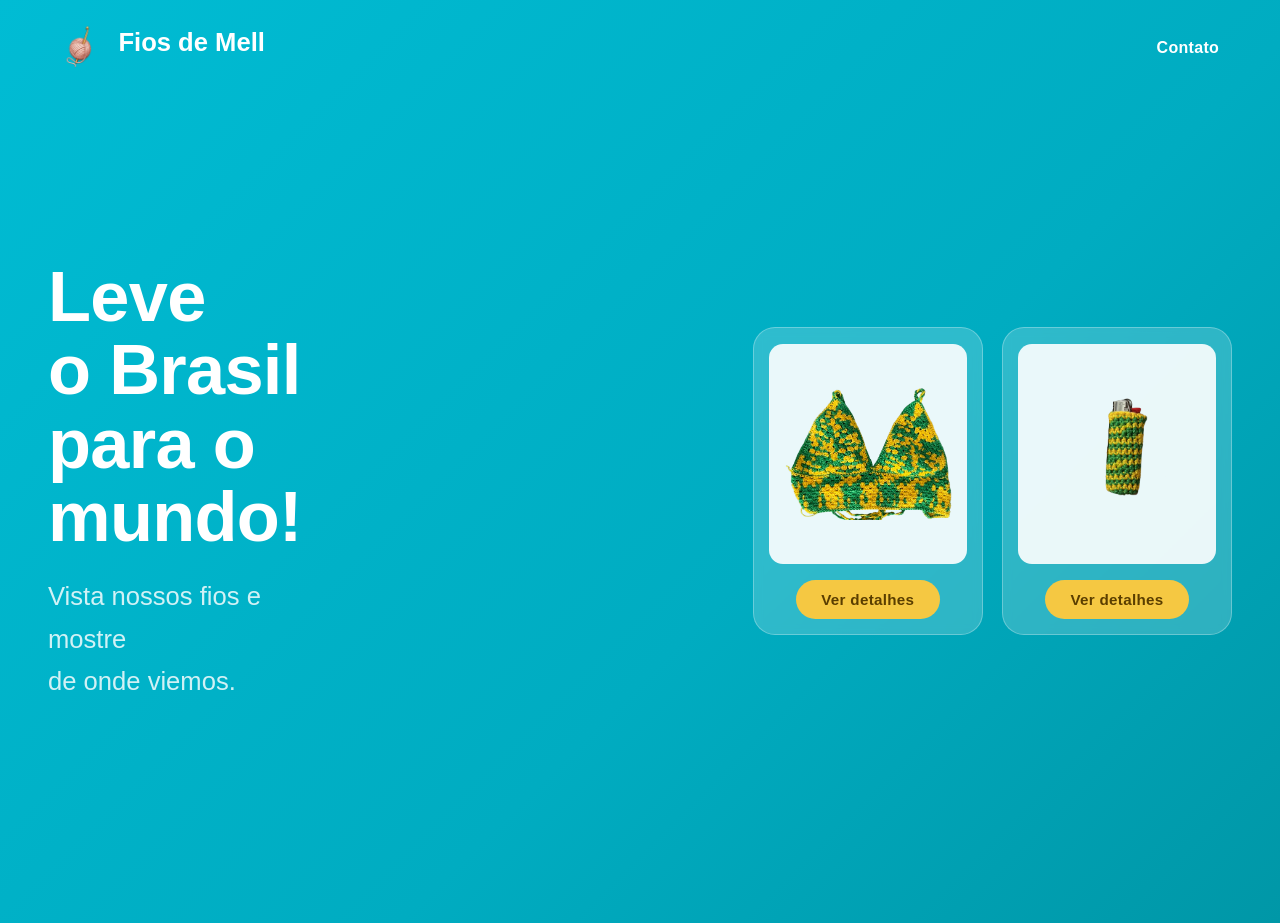
<file: index.html>
<!DOCTYPE html>
<html lang="pt-BR">
<head>
  <meta charset="UTF-8" />
  <meta name="viewport" content="width=device-width, initial-scale=1.0" />
  <title>Fios de Mell</title>
  <link rel="stylesheet" href="style.css" />
</head>
<body>

  <nav>
    <div class="logo">
    <img src="img/novelo.png" alt="Logo de novelo de lã" class="logo-icon">
     
      <span >Fios de Mell</span>
      </div>
   <a href="https://www.instagram.com/fios_demell/">
    <button class="nav-btn">Contato</button>
    </a>
  </nav>

  <section class="hero">
    <div class="hero-text">
      <h1>Leve <br> o Brasil <br> para o <br>mundo!</h1>
      <p>Vista nossos fios e <br> mostre <br> de onde viemos.</p>
    </div>

    <div class="products">

      <!-- Produto 1: substitua o src pelo caminho real da imagem -->
      <div class="card">
        <div class="card-img">
          <img
            src="img/top.png"
            alt="Biquíni de crochê verde e amarelo"
            onerror="this.style.display='none'; this.parentNode.style.background='#e0f5f5';"
          />
        </div>
        <a href="produto.html">
        <button class="detail-btn">Ver detalhes</button>
        </a>
      </div>

      <!-- Produto 2: substitua o src pelo caminho real da imagem -->
      <div class="card">
        <div class="card-img">
          <img
            src="img/isqueiro.png"
            alt="Porta isqueiro de crochê com estampa verde e amarelo"
            onerror="this.style.display='none'; this.parentNode.style.background='#e0f5f5';"
          />
        </div>
        <a href="isqueiro.html">
        <button class="detail-btn">Ver detalhes</button>
        </a>
      </div>

    </div>
  </section>

</body>
</html>
</file>
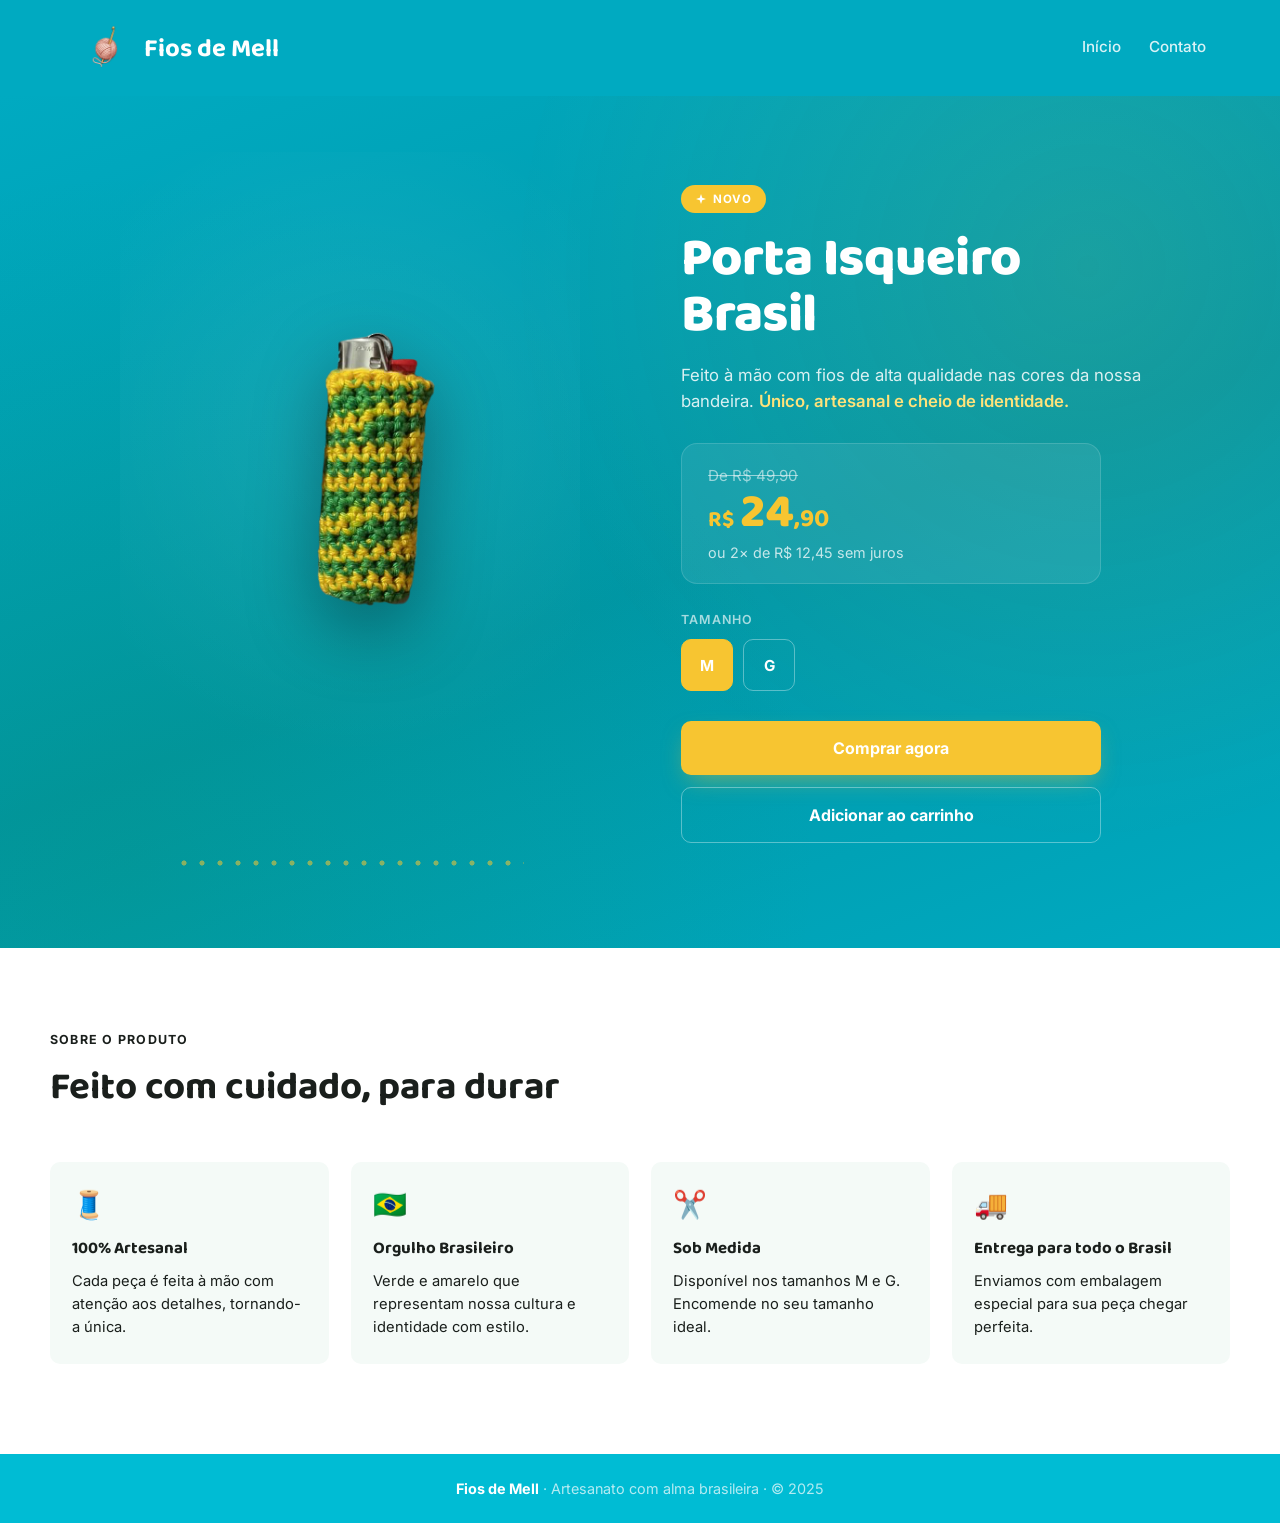
<file: isqueiro.html>
<!DOCTYPE html>
<html lang="pt-BR">
<head>
<meta charset="UTF-8">
<meta name="viewport" content="width=device-width, initial-scale=1.0">
<title>Top Crochê Brasil · Fios de Mell</title>
<link rel="preconnect" href="https://fonts.googleapis.com">
<link rel="preconnect" href="https://fonts.gstatic.com" crossorigin>
<link href="https://fonts.googleapis.com/css2?family=Baloo+2:wght@500;600;700;800&family=Inter:wght@400;500;600;700&display=swap" rel="stylesheet">
<link rel="stylesheet" href="produto.css">
</head>

<body>

<header class="site-header">
  <div class="header-inner">
    <a href="#" class="brand">
      <div class="logo">
        <img src="img/novelo.png" alt="Logo de novelo de lã" class="logo-icon">
        <span class="brand-name">Fios de Mell</span>
      </div>
      
    </a>
    <nav class="main-nav" aria-label="Navegação principal">
      <a href="index.html">Início</a>
      <a href="https://www.instagram.com/fios_demell/"">Contato</a>
    </nav>
  </div>
</header>

<main>

  <section class="product-hero">
    <div class="hero-inner">

      <div class="product-media">
        <div class="media-frame">
          <img src="img/isqueiro.png" alt="Porta isqueiro de crochê com estampa verde e amarela inspirada na bandeira do Brasil" class="product-image" onerror="this.style.display='none'; this.parentElement.classList.add('media-frame--empty')">
          <span class="stitch-divider" aria-hidden="true"></span>
        </div>
      </div>

      <div class="product-info">
        <span class="badge-new">
          <svg width="12" height="12" viewBox="0 0 24 24" fill="none" aria-hidden="true"><path d="M12 2L14.5 9.5L22 12L14.5 14.5L12 22L9.5 14.5L2 12L9.5 9.5L12 2Z" fill="currentColor"/></svg>
          Novo
        </span>

        <h1 class="product-title">Porta Isqueiro<br>Brasil</h1>

        <p class="product-description">
          Feito à mão com fios de alta qualidade nas cores da nossa bandeira.
          <strong>Único, artesanal e cheio de identidade.</strong>
        </p>

        <div class="price-card">
          <span class="price-old">De R$ 49,90</span>
          <div class="price-row">
            <span class="price-currency">R$</span>
            <span class="price-main">24<span class="price-cents">,90</span></span>
          </div>
          <span class="price-installment">ou 2× de R$ 12,45 sem juros</span>
        </div>

        <div class="size-selector">
          <span class="size-label">Tamanho</span>
          <div class="size-options" role="radiogroup" aria-label="Selecione o tamanho">
            <button type="button" class="size-btn is-selected" role="radio" aria-checked="true">M</button>
            <button type="button" class="size-btn" role="radio" aria-checked="false">G</button>
          </div>
        </div>

        <div class="cta-group">
          <button type="button" class="btn btn-primary">Comprar agora</button>
          <button type="button" class="btn btn-secondary">Adicionar ao carrinho</button>
        </div>
      </div>

    </div>
  </section>

  <section class="about-section">
    <div class="about-inner">
      <span class="eyebrow">Sobre o produto</span>
      <h2 class="about-title">Feito com cuidado, para durar</h2>

      <div class="feature-grid">

        <article class="feature-card">
          <span class="feature-icon" aria-hidden="true">🧵</span>
          <h3>100% Artesanal</h3>
          <p>Cada peça é feita à mão com atenção aos detalhes, tornando-a única.</p>
        </article>

        <article class="feature-card">
          <span class="feature-icon" aria-hidden="true">🇧🇷</span>
          <h3>Orgulho Brasileiro</h3>
          <p>Verde e amarelo que representam nossa cultura e identidade com estilo.</p>
        </article>

        <article class="feature-card">
          <span class="feature-icon" aria-hidden="true">✂️</span>
          <h3>Sob Medida</h3>
          <p>Disponível nos tamanhos M e G. Encomende no seu tamanho ideal.</p>
        </article>

        <article class="feature-card">
          <span class="feature-icon" aria-hidden="true">🚚</span>
          <h3>Entrega para todo o Brasil</h3>
          <p>Enviamos com embalagem especial para sua peça chegar perfeita.</p>
        </article>

      </div>
    </div>
  </section>

</main>

<footer class="site-footer" id="contato">
  <p><strong>Fios de Mell</strong> · Artesanato com alma brasileira · © 2025</p>
</footer>
<script>
  const sizeButtons = document.querySelectorAll('.size-btn');

  sizeButtons.forEach(button => {
    button.addEventListener('click', () => {
      sizeButtons.forEach(btn => {
        btn.classList.remove('is-selected');
        btn.setAttribute('aria-checked', 'false');
      });

      button.classList.add('is-selected');
      button.setAttribute('aria-checked', 'true');
    });
  });
</script>

</body>
</html>
</file>
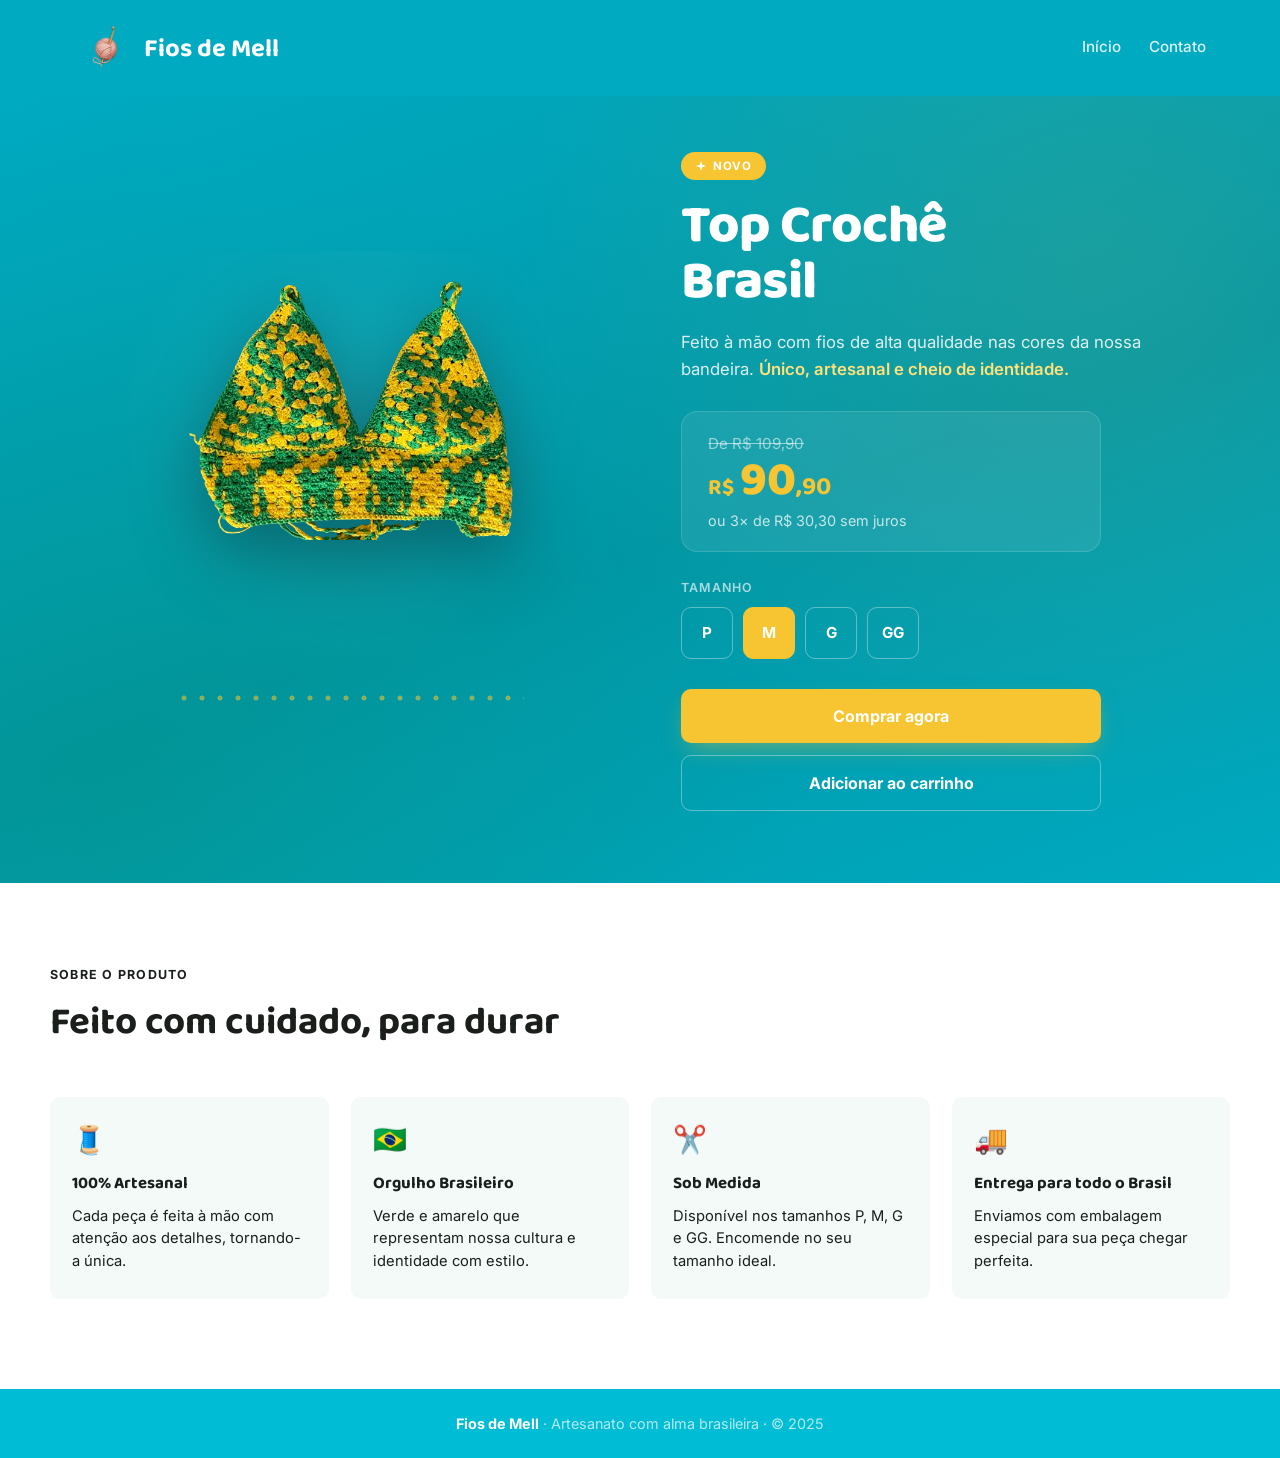
<file: produto.html>
<!DOCTYPE html>
<html lang="pt-BR">
<head>
<meta charset="UTF-8">
<meta name="viewport" content="width=device-width, initial-scale=1.0">
<title>Top Crochê Brasil · Fios de Mell</title>
<link rel="preconnect" href="https://fonts.googleapis.com">
<link rel="preconnect" href="https://fonts.gstatic.com" crossorigin>
<link href="https://fonts.googleapis.com/css2?family=Baloo+2:wght@500;600;700;800&family=Inter:wght@400;500;600;700&display=swap" rel="stylesheet">
<link rel="stylesheet" href="produto.css">
</head>

<body>

<header class="site-header">
  <div class="header-inner">
    <a href="#" class="brand">
      <div class="logo">
        <img src="img/novelo.png" alt="Logo de novelo de lã" class="logo-icon">
        <span class="brand-name">Fios de Mell</span>
      </div>
      
    </a>
    <nav class="main-nav" aria-label="Navegação principal">
      <a href="index.html">Início</a>
      <a href="https://www.instagram.com/fios_demell/"">Contato</a>
    </nav>
  </div>
</header>

<main>

  <section class="product-hero">
    <div class="hero-inner">

      <div class="product-media">
        <div class="media-frame">
          <img src="img/top.png" alt="Top de crochê com estampa verde e amarela inspirada na bandeira do Brasil" class="product-image" onerror="this.style.display='none'; this.parentElement.classList.add('media-frame--empty')">
          <span class="stitch-divider" aria-hidden="true"></span>
        </div>
      </div>

      <div class="product-info">
        <span class="badge-new">
          <svg width="12" height="12" viewBox="0 0 24 24" fill="none" aria-hidden="true"><path d="M12 2L14.5 9.5L22 12L14.5 14.5L12 22L9.5 14.5L2 12L9.5 9.5L12 2Z" fill="currentColor"/></svg>
          Novo
        </span>

        <h1 class="product-title">Top Crochê<br>Brasil</h1>

        <p class="product-description">
          Feito à mão com fios de alta qualidade nas cores da nossa bandeira.
          <strong>Único, artesanal e cheio de identidade.</strong>
        </p>

        <div class="price-card">
          <span class="price-old">De R$ 109,90</span>
          <div class="price-row">
            <span class="price-currency">R$</span>
            <span class="price-main">90<span class="price-cents">,90</span></span>
          </div>
          <span class="price-installment">ou 3× de R$ 30,30 sem juros</span>
        </div>

        <div class="size-selector">
          <span class="size-label">Tamanho</span>
          <div class="size-options" role="radiogroup" aria-label="Selecione o tamanho">
            <button type="button" class="size-btn" role="radio" aria-checked="false">P</button>
            <button type="button" class="size-btn is-selected" role="radio" aria-checked="true">M</button>
            <button type="button" class="size-btn" role="radio" aria-checked="false">G</button>
            <button type="button" class="size-btn" role="radio" aria-checked="false">GG</button>
          </div>
        </div>

        <div class="cta-group">
          <button type="button" class="btn btn-primary">Comprar agora</button>
          <button type="button" class="btn btn-secondary">Adicionar ao carrinho</button>
        </div>
      </div>

    </div>
  </section>

  <section class="about-section">
    <div class="about-inner">
      <span class="eyebrow">Sobre o produto</span>
      <h2 class="about-title">Feito com cuidado, para durar</h2>

      <div class="feature-grid">

        <article class="feature-card">
          <span class="feature-icon" aria-hidden="true">🧵</span>
          <h3>100% Artesanal</h3>
          <p>Cada peça é feita à mão com atenção aos detalhes, tornando-a única.</p>
        </article>

        <article class="feature-card">
          <span class="feature-icon" aria-hidden="true">🇧🇷</span>
          <h3>Orgulho Brasileiro</h3>
          <p>Verde e amarelo que representam nossa cultura e identidade com estilo.</p>
        </article>

        <article class="feature-card">
          <span class="feature-icon" aria-hidden="true">✂️</span>
          <h3>Sob Medida</h3>
          <p>Disponível nos tamanhos P, M, G e GG. Encomende no seu tamanho ideal.</p>
        </article>

        <article class="feature-card">
          <span class="feature-icon" aria-hidden="true">🚚</span>
          <h3>Entrega para todo o Brasil</h3>
          <p>Enviamos com embalagem especial para sua peça chegar perfeita.</p>
        </article>

      </div>
    </div>
  </section>

</main>

<footer class="site-footer" id="contato">
  <p><strong>Fios de Mell</strong> · Artesanato com alma brasileira · © 2025</p>
</footer>
<script>
  const sizeButtons = document.querySelectorAll('.size-btn');

  sizeButtons.forEach(button => {
    button.addEventListener('click', () => {
      sizeButtons.forEach(btn => {
        btn.classList.remove('is-selected');
        btn.setAttribute('aria-checked', 'false');
      });

      button.classList.add('is-selected');
      button.setAttribute('aria-checked', 'true');
    });
  });
</script>

</body>
</html>
</file>
<file: style.css>
* {
  margin: 0;
  padding: 0;
  box-sizing: border-box;
}

body {
  font-family: 'Segoe UI', Arial, sans-serif;
  background: linear-gradient(135deg, #00bcd4 0%, #00acc1 60%, #0097a7 100%);
  min-height: 100vh;
}


/* NAV */
nav {
  display: flex;
  align-items: center;
  justify-content: space-between;
  padding: 1.1rem 3rem;
}

.logo {
  display: flex;
  align-items: start;
  justify-content: left;
  gap: 0.65rem;
  color: white;
  font-weight: 700;
  font-size: 1.6rem;
  text-decoration: none;
}

.logo span {
  margin-top: 10px;
}

.logo-icon {
  width: 60px;
  height: 60px;

  border-radius: 50%;
  display: flex;
  align-items: center;
  justify-content: center;
  font-size: 1.4rem;
}



.nav-btn {
  background: none;
  border: none;
  color: white;
  font-weight: 700;
  font-size: 1rem;
  cursor: pointer;
  letter-spacing: 0.02em;
  padding: 0.4rem 0.8rem;
  border-radius: 6px;
  transition: background 0.15s;
}

.nav-btn:hover {
  background: rgba(255, 255, 255, 0.15);
}

/* HERO */
.hero {
  display: flex;
  align-items: center;
  justify-content: space-between;
  padding: 2.5rem 3rem 4rem;
  gap: 2rem;
  min-height: calc(100vh - 72px);
  padding-top: 0.5rem;
}

.hero-text {
  flex: 1;
  max-width: 420px;
}

.hero-text h1 {
  color: white;
  font-size: clamp(2.8rem, 6vw, 4.4rem);
  font-weight: 900;
  line-height: 1.04;
  margin-bottom: 1.4rem;
  letter-spacing: -0.01em;
}

.hero-text p {
  color: rgba(255, 255, 255, 0.82);
  font-size: 1.6rem;
  line-height: 1.65;
}

/* PRODUCT CARDS */
.products {
  display: flex;
  gap: 1.2rem;
  justify-content: flex-end;
  flex-wrap: wrap;
}

.card {
  background: rgba(255, 255, 255, 0.18);
  border-radius: 22px;
  padding: 0.95rem;
  width: 230px;
  display: flex;
  flex-direction: column;
  align-items: center;
  gap: 1rem;
  border: 1.5px solid rgba(255, 255, 255, 0.28);
  backdrop-filter: blur(4px);
}

.card-img {
  background: rgba(255, 255, 255, 0.9);
  border-radius: 14px;
  width: 100%;
  height: 220px;
  overflow: hidden;
  display: flex;
  align-items: center;
  justify-content: center;
}

.card-img img {
  width: 90%;
  height: 100%;
  object-fit: contain;
  border-radius: 14px;
}

.detail-btn {
  background: #f5c842;
  color: #5a3e00;
  border: none;
  border-radius: 50px;
  padding: 0.7rem 1.6rem;
  font-weight: 800;
  font-size: 0.95rem;
  cursor: pointer;
  width: 100%;
  letter-spacing: 0.02em;
  transition: background 0.15s, transform 0.1s;
}

.detail-btn:hover {
  background: #e6b830;
  transform: translateY(-1px);
}

.detail-btn:active {
  transform: translateY(0);
}

/* RESPONSIVIDADE */
@media (max-width: 900px) {
  nav {
    padding: 1rem 1.5rem;
  }

  .hero {
    flex-direction: column;
    align-items: flex-start;
    padding: 2rem 1.5rem 3rem;
    min-height: auto;
    gap: 2.5rem;
  }

  .hero-text {
    max-width: 100%;
  }

  .products {
    justify-content: center;
    width: 100%;
  }

  .card {
    width: calc(50% - 0.6rem);
    min-width: 160px;
  }

  .card-img {
    height: 180px;
  }
}

@media (max-width: 520px) {
  nav {
    padding: 0.8rem 1rem;
  }

  .logo {
    font-size: 1rem;
  }

  .hero {
    padding: 1.5rem 1rem 2.5rem;
  }

  .hero-text h1 {
    font-size: 2.2rem;
  }

  .hero-text p {
    font-size: 1rem;
  }

  .products {
    flex-direction: column;
    align-items: center;
    gap: 1rem;
  }

  .card {
    width: 100%;
    max-width: 300px;
  }

  .card-img {
    height: 210px;
  }
}
</file>
<file: produto.css>
/* ===================================================
   Fios de Mell — Página de Produto
   Top Crochê Brasil
=================================================== */


:root {
  /* Paleta */
  --azul-principal: #00bcd4;
  --azul-secundario: #0097a7;
  --teal-fundo: #00aac1;
  --teal-fundo-secundario: #0097a7;
  --amarelo-bandeira: #f7c531;
  --amarelo-claro: #ffe27a;
  --creme: #fffaf0;
  --texto-escuro: #1a1f1c;
  --texto-azul-secundario: #0097a7;
  --branco: #ffffff;

  /* Tipografia */
  --fonte-display: "Baloo 2", sans-serif;
  --fonte-corpo: "Inter", sans-serif;

  /* Outros */
  --raio: 16px;
  --raio-peq: 10px;
  --sombra-card: 0 12px 30px -10px rgba(6, 36, 28, 0.35);
}

* {
  margin: 0;
  padding: 0;
  box-sizing: border-box;
}

html {
  scroll-behavior: smooth;
}

body {
  font-family: var(--fonte-corpo);
  color: var(--texto-escuro);
  background: var(--creme);
  -webkit-font-smoothing: antialiased;
  overflow-x: hidden;
}

a {
  color: inherit;
  text-decoration: none;
}

button {
  font-family: inherit;
  cursor: pointer;
  border: none;
}

img {
  max-width: 100%;
  display: block;
}

:focus-visible {
  outline: 3px solid var(--azul-principal);
  outline-offset: 3px;
}

/* ===================================================
   HEADER
=================================================== */



.site-header {
  background: var(--teal-fundo);
  position: sticky;
  top: 0;
  z-index: 50;
}

.header-inner {
  max-width: 1180px;
  margin: 0 auto;
  display: flex;
  align-items: center;
  justify-content: space-between;
  padding: 18px 24px;
}

.brand {
  display: flex;
  align-items: center;
  gap: 10px;
  font-family: var(--fonte-display);
  font-weight: 700;
  font-size: 1.25rem;
  color: var(--branco);
}

.brand-icon {
  font-size: 1.4rem;
  transform: rotate(-8deg);
}

.main-nav {
  display: flex;
  gap: 28px;
  font-weight: 500;
  font-size: 0.95rem;
}

.main-nav a {
  color: rgba(255, 255, 255, 0.85);
  position: relative;
  padding-bottom: 4px;
  transition: color 0.2s ease;
}

.main-nav a:hover {
  color: var(--azul-principal);
}

.main-nav a::after {
  content: "";
  position: absolute;
  left: 0;
  bottom: 0;
  width: 0;
  height: 2px;
  background: var(--azul-principal);
  transition: width 0.25s ease;
}

.main-nav a:hover::after {
  width: 100%;
}

.logo {
  display: flex;
  align-items: start;
  justify-content: left;
  gap: 0.65rem;
  color: white;
  font-weight: 700;
  font-size: 1.6rem;
  text-decoration: none;
}

.logo span {
  margin-top: 10px;
}

.logo-icon {
  width: 60px;
  height: 60px;
}

/* ===================================================
   HERO DO PRODUTO
=================================================== */

.product-hero {
  background: linear-gradient(160deg, var(--teal-fundo) 0%, var(--teal-fundo-secundario) 55%, var(--teal-fundo) 100%);
  position: relative;
}

.product-hero::before {
  content: "";
  position: absolute;
  inset: 0;
  background:
    radial-gradient(circle at 85% 20%, rgba(247, 197, 49, 0.10), transparent 45%),
    radial-gradient(circle at 10% 90%, rgba(12, 138, 75, 0.18), transparent 50%);
  pointer-events: none;
}

.hero-inner {
  position: relative;
  max-width: 1180px;
  margin: 0 auto;
  padding: 56px 24px 72px;
  display: grid;
  grid-template-columns: 1.05fr 1fr;
  gap: 56px;
  align-items: center;
}

/* --- Imagem do produto --- */

.product-media {
  display: flex;
  justify-content: center;
}

.media-frame {
  position: relative;
  width: 100%;
  max-width: 460px;
  aspect-ratio: 1 / 1;
  background: radial-gradient(circle at 50% 38%, rgba(255, 255, 255, 0.08), transparent 65%);
  border-radius: 28px;
  display: flex;
  align-items: flex-start;
  justify-content: center;
  padding: 28px;
}

.media-frame--empty {
  background: rgba(255, 255, 255, 0.06);
  border: 2px dashed rgba(255, 255, 255, 0.25);
}

.product-image {
  width: 100%;
  height: auto;
  object-fit: contain;
  filter: drop-shadow(0 25px 35px rgba(0, 0, 0, 0.35));
  transition: transform 0.4s ease;
  padding: 0px 28px 50px;
}

.media-frame:hover .product-image {
  transform: translateY(-4px) scale(1.015);
}

/* assinatura visual: "fio" pontilhado ondulado abaixo da peça */
.stitch-divider {
  position: absolute;
  bottom: 6px;
  left: 12%;
  right: 12%;
  height: 14px;
  background-image: radial-gradient(circle, var(--amarelo-bandeira) 2.5px, transparent 2.6px);
  background-size: 18px 14px;
  background-repeat: repeat-x;
  opacity: 0.55;
}

/* --- Informações do produto --- */

.product-info {
  color: var(--branco);
}

.badge-new {
  display: inline-flex;
  align-items: center;
  gap: 6px;
  background: var(--amarelo-bandeira);
  color: var(--verde-escuro);
  font-weight: 700;
  font-size: 0.72rem;
  letter-spacing: 0.06em;
  text-transform: uppercase;
  padding: 7px 14px;
  border-radius: 999px;
  margin-bottom: 18px;
}

.product-title {
  font-family: var(--fonte-display);
  font-weight: 800;
  font-size: clamp(2.4rem, 4.2vw, 3.4rem);
  line-height: 1.05;
  margin-bottom: 18px;
  letter-spacing: -0.01em;
}

.product-description {
  font-size: 1.05rem;
  line-height: 1.6;
  color: rgba(255, 255, 255, 0.85);
  max-width: 480px;
  margin-bottom: 28px;
}

.product-description strong {
  color: var(--amarelo-claro);
  font-weight: 600;
}

/* --- Cartão de preço --- */

.price-card {
  background: rgba(255, 255, 255, 0.08);
  border: 1px solid rgba(255, 255, 255, 0.14);
  border-radius: var(--raio);
  padding: 22px 26px;
  margin-bottom: 28px;
  max-width: 420px;
}

.price-old {
  display: block;
  font-size: 0.95rem;
  color: rgba(255, 255, 255, 0.55);
  text-decoration: line-through;
  margin-bottom: 4px;
}

.price-row {
  display: flex;
  align-items: baseline;
  gap: 6px;
  color: var(--amarelo-bandeira);
}

.price-currency {
  font-family: var(--fonte-display);
  font-weight: 700;
  font-size: 1.4rem;
}

.price-main {
  font-family: var(--fonte-display);
  font-weight: 800;
  font-size: 3rem;
  line-height: 1;
}

.price-cents {
  font-size: 1.6rem;
  font-weight: 700;
}

.price-installment {
  display: block;
  margin-top: 6px;
  font-size: 0.9rem;
  color: rgba(255, 255, 255, 0.75);
}

/* --- Seletor de tamanho --- */

.size-selector {
  margin-bottom: 30px;
}

.size-label {
  display: block;
  font-size: 0.78rem;
  font-weight: 600;
  letter-spacing: 0.08em;
  text-transform: uppercase;
  color: rgba(255, 255, 255, 0.65);
  margin-bottom: 12px;
}

.size-options {
  display: flex;
  gap: 10px;
}

.size-btn {
  width: 52px;
  height: 52px;
  border-radius: var(--raio-peq);
  background: transparent;
  border: 1.5px solid rgba(255, 255, 255, 0.35);
  color: var(--branco);
  font-weight: 700;
  font-size: 0.95rem;
  transition: all 0.2s ease;
}

.size-btn:hover {
  border-color: var(--amarelo-bandeira);
  background: rgba(247, 197, 49, 0.12);
}

.size-btn.is-selected {
  background: var(--amarelo-bandeira);
  border-color: var(--amarelo-bandeira);
  color: var(--verde-escuro);
}

/* --- Botões de ação --- */

.cta-group {
  display: flex;
  flex-direction: column;
  gap: 12px;
  max-width: 420px;
}

.btn {
  width: 100%;
  padding: 17px 24px;
  border-radius: var(--raio-peq);
  font-weight: 700;
  font-size: 1rem;
  transition: transform 0.15s ease, box-shadow 0.15s ease, background 0.15s ease;
}

.btn-primary {
  background: var(--amarelo-bandeira);
  color: var(--verde-escuro);
  box-shadow: 0 10px 24px -8px rgba(247, 197, 49, 0.5);
}

.btn-primary:hover {
  background: var(--amarelo-claro);
  transform: translateY(-2px);
}

.btn-primary:active {
  transform: translateY(0);
}

.btn-secondary {
  background: transparent;
  color: var(--branco);
  border: 1.5px solid rgba(255, 255, 255, 0.35);
}

.btn-secondary:hover {
  border-color: var(--branco);
  background: rgba(255, 255, 255, 0.08);
}

/* ===================================================
   SEÇÃO "SOBRE O PRODUTO"
=================================================== */

.about-section {
  background: var(--branco);
  padding: 80px 24px 90px;
}

.about-inner {
  max-width: 1180px;
  margin: 0 auto;
}

.eyebrow {
  display: inline-block;
  font-size: 0.78rem;
  font-weight: 700;
  letter-spacing: 0.1em;
  text-transform: uppercase;
  color: var(--verde-bandeira);
  margin-bottom: 10px;
}

.about-title {
  font-family: var(--fonte-display);
  font-weight: 700;
  font-size: clamp(1.8rem, 3vw, 2.4rem);
  color: var(--texto-escuro);
  margin-bottom: 44px;
}

.feature-grid {
  display: grid;
  grid-template-columns: repeat(4, 1fr);
  gap: 22px;
}

.feature-card {
  background: #f4faf7;
  border-left: 4px solid var(--verde-bandeira);
  border-radius: var(--raio-peq);
  padding: 26px 22px;
  transition: transform 0.2s ease, box-shadow 0.2s ease;
}

.feature-card:hover {
  transform: translateY(-4px);
  box-shadow: var(--sombra-card);
}

.feature-icon {
  font-size: 1.7rem;
  display: block;
  margin-bottom: 14px;
}

.feature-card h3 {
  font-family: var(--fonte-display);
  font-size: 1.05rem;
  font-weight: 700;
  margin-bottom: 8px;
  color: var(--texto-escuro);
}

.feature-card p {
  font-size: 0.92rem;
  line-height: 1.55;
  color: var(--texto-suave);
}

/* ===================================================
   FOOTER
=================================================== */

.site-footer {
  background: var(--azul-principal);
  color: rgba(255, 255, 255, 0.7);
  text-align: center;
  padding: 26px 24px;
  font-size: 0.9rem;
}

.site-footer strong {
  color: var(--branco);
}

/* ===================================================
   RESPONSIVO — TABLET (até 1024px)
=================================================== */

@media (max-width: 1024px) {
  .hero-inner {
    gap: 40px;
    padding: 48px 24px 64px;
  }

  .feature-grid {
    grid-template-columns: repeat(2, 1fr);
  }
}

/* ===================================================
   RESPONSIVO — MOBILE GRANDE (até 860px)
   Pilha o hero em coluna única, imagem em cima
=================================================== */

@media (max-width: 860px) {
  .hero-inner {
    grid-template-columns: 1fr;
    text-align: center;
    padding: 40px 20px 56px;
  }

  .product-media {
    order: -1;
  }

  .media-frame {
    max-width: 320px;
  }

  .product-description {
    margin-left: auto;
    margin-right: auto;
  }

  .price-card,
  .cta-group {
    margin-left: auto;
    margin-right: auto;
  }

  .size-selector {
    display: flex;
    flex-direction: column;
    align-items: center;
  }

  .size-options {
    justify-content: center;
  }
}

/* ===================================================
   RESPONSIVO — MOBILE (até 540px)
=================================================== */

@media (max-width: 540px) {
  .header-inner {
    padding: 16px 18px;
  }

  .main-nav {
    gap: 18px;
    font-size: 0.88rem;
  }

  .brand-name {
    font-size: 1.05rem;
  }

  .product-title {
    font-size: clamp(2rem, 9vw, 2.4rem);
  }

  .price-card {
    padding: 18px 20px;
    width: 100%;
  }

  .price-main {
    font-size: 2.5rem;
  }

  .cta-group {
    width: 100%;
  }

  .about-section {
    padding: 56px 18px 64px;
  }

  .about-title {
    margin-bottom: 32px;
  }

  .feature-grid {
    grid-template-columns: 1fr;
    gap: 16px;
  }

  .feature-card {
    padding: 22px 20px;
  }
}

/* ===================================================
   RESPONSIVO — MOBILE PEQUENO (até 380px)
=================================================== */

@media (max-width: 380px) {
  .size-btn {
    width: 44px;
    height: 44px;
    font-size: 0.85rem;
  }

  .price-main {
    font-size: 2.1rem;
  }

  .btn {
    padding: 15px 18px;
    font-size: 0.95rem;
  }
}

/* ===================================================
   ACESSIBILIDADE — Movimento reduzido
=================================================== */

@media (prefers-reduced-motion: reduce) {
  *,
  *::before,
  *::after {
    animation-duration: 0.001ms !important;
    transition-duration: 0.001ms !important;
  }

  html {
    scroll-behavior: auto;
  }
}
</file>
